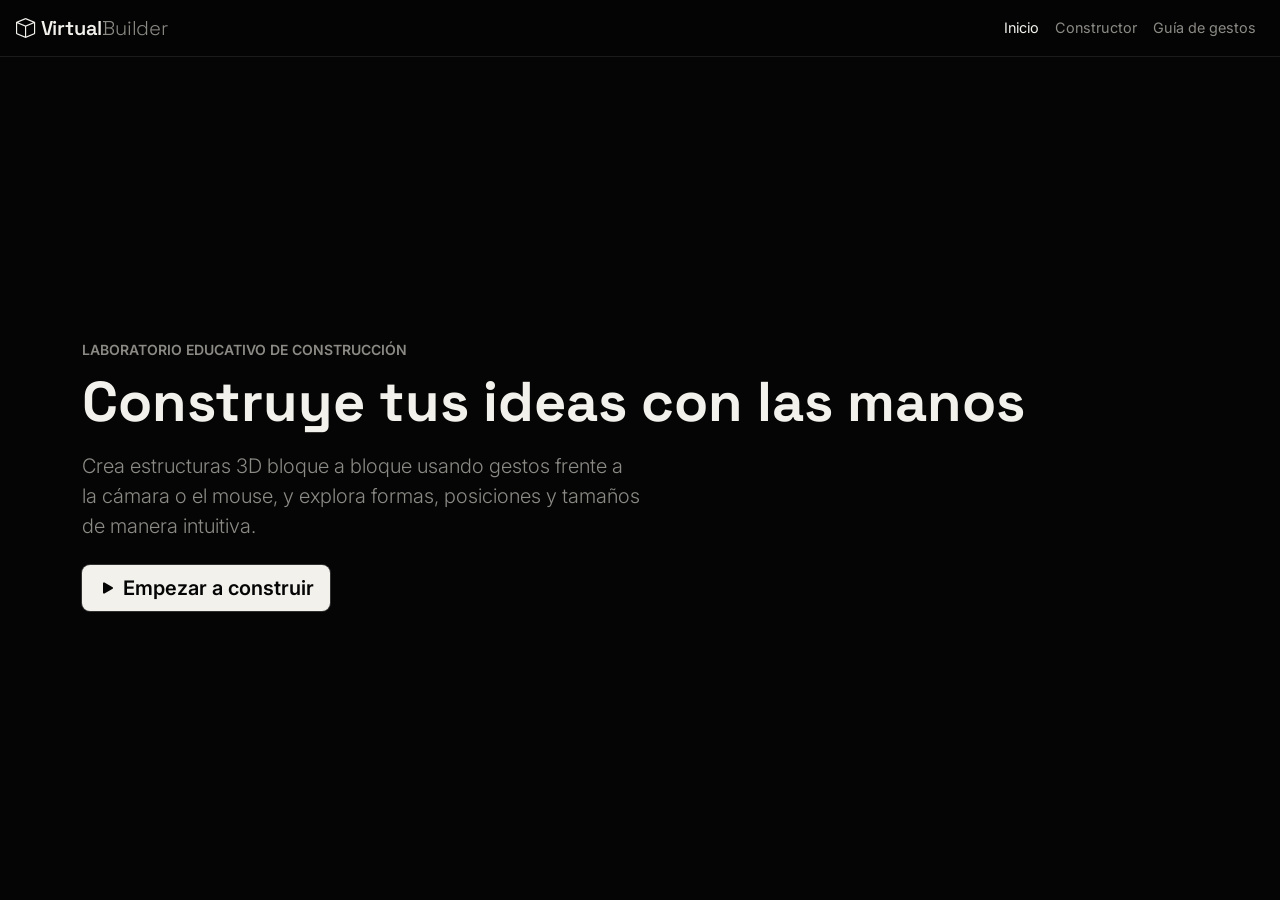
<file: index.html>
<!doctype html>
<html lang="es" data-bs-theme="dark">
<head>
  <meta charset="utf-8">
  <meta name="viewport" content="width=device-width, initial-scale=1">
  <title>VirtualBuilder · Construye tus ideas con las manos</title>
  <meta name="description" content="Laboratorio educativo de construcción con bloques 3D controlado con gestos de las manos.">
  <link rel="stylesheet" href="https://cdn.jsdelivr.net/npm/bootstrap@5.3.3/dist/css/bootstrap.min.css">
  <link rel="stylesheet" href="https://cdn.jsdelivr.net/npm/bootstrap-icons@1.11.3/font/bootstrap-icons.min.css">
  <link rel="preconnect" href="https://fonts.googleapis.com">
  <link rel="preconnect" href="https://fonts.gstatic.com" crossorigin>
  <link rel="stylesheet" href="https://fonts.googleapis.com/css2?family=Inter:wght@400;500;600;700&family=Orbitron:wght@600;800&display=swap">
  <link rel="stylesheet" href="css/theme.css">
  <style>
    /* Página de inicio provisional: el Integrante 1 la convertirá en la portada completa. */
    .vb-hero { min-height: calc(100vh - 64px); display: flex; align-items: center; }
    .vb-hero h1 { font-family: var(--vb-font-display); font-weight: 800; }
    .vb-hero h1 span { color: var(--vb-accent); text-shadow: var(--vb-glow); }
    .vb-cta { background: var(--vb-accent); color: var(--vb-bg); border: 0; box-shadow: var(--vb-glow); font-weight: 600; }
    .vb-cta:hover { background: #63f0de; color: var(--vb-bg); }
  </style>
</head>
<body>
  <nav class="navbar navbar-expand-md vb-navbar px-3" aria-label="Navegación principal">
    <a class="navbar-brand vb-brand" href="index.html"><i class="bi bi-box"></i> Virtual<span>Builder</span></a>
    <button class="navbar-toggler" type="button" data-bs-toggle="collapse" data-bs-target="#main-nav"
            aria-controls="main-nav" aria-expanded="false" aria-label="Mostrar menú">
      <span class="navbar-toggler-icon"></span>
    </button>
    <div class="collapse navbar-collapse" id="main-nav">
      <ul class="navbar-nav ms-auto">
        <li class="nav-item"><a class="nav-link active" aria-current="page" href="index.html">Inicio</a></li>
        <li class="nav-item"><a class="nav-link" href="constructor.html">Constructor</a></li>
        <li class="nav-item"><a class="nav-link" href="gestos.html">Guía de gestos</a></li>
      </ul>
    </div>
  </nav>

  <main class="container vb-hero">
    <div class="py-5">
      <p class="vb-muted text-uppercase small fw-semibold mb-2">Laboratorio educativo de construcción</p>
      <h1 class="display-4 mb-3">Construye tus ideas <span>con las manos</span></h1>
      <p class="lead vb-muted mb-4" style="max-width: 560px">
        Crea estructuras 3D bloque a bloque usando gestos frente a la cámara o el mouse,
        y explora formas, posiciones y tamaños de manera intuitiva.
      </p>
      <a href="constructor.html" class="btn btn-lg vb-cta"><i class="bi bi-play-fill"></i> Empezar a construir</a>
    </div>
  </main>

  <script src="https://cdn.jsdelivr.net/npm/bootstrap@5.3.3/dist/js/bootstrap.bundle.min.js"></script>
</body>
</html>
</file>
<file: css/theme.css>
/* Identidad visual de VirtualBuilder — estilo cinematográfico minimalista.
   Negro profundo, tipografía blanca protagonista, líneas finas y un solo acento (blanco).
   Todos los colores y fuentes se definen aquí como variables para usarlos en cualquier página. */

@import url('https://fonts.googleapis.com/css2?family=Inter:wght@300;400;500;600&family=JetBrains+Mono:wght@400;500&family=Space+Grotesk:wght@300;400;500;600;700&display=swap');

:root {
  --vb-bg: #050505;
  --vb-bg-2: #0b0b0c;
  --vb-panel: rgba(14, 14, 15, 0.82);
  --vb-panel-solid: #0e0e0f;
  --vb-border: rgba(255, 255, 255, 0.09);
  --vb-border-strong: rgba(255, 255, 255, 0.22);
  --vb-text: #f2f1ec;
  --vb-muted: #8b8a85;
  --vb-accent: #f2f1ec;           /* el acento es el blanco: la luz sobre el negro */
  --vb-accent-rgb: 242, 241, 236;
  --vb-coral: #ff5a52;            /* solo para acciones peligrosas (borrar) */
  --vb-violet: #8b8a85;
  --vb-radius: 10px;
  --vb-glow: 0 0 0 1px rgba(255, 255, 255, 0.18);
  --vb-font: 'Inter', system-ui, -apple-system, 'Segoe UI', sans-serif;
  --vb-font-display: 'Space Grotesk', 'Inter', sans-serif;
  --vb-font-mono: 'JetBrains Mono', ui-monospace, Consolas, monospace;
}

/* Bootstrap 5.3 lee estas variables: así sus componentes usan nuestros colores y fuentes */
[data-bs-theme="dark"] {
  --bs-body-bg: var(--vb-bg);
  --bs-body-color: var(--vb-text);
  --bs-body-font-family: var(--vb-font);
  --bs-border-color: var(--vb-border);
  --bs-secondary-color: var(--vb-muted);
  --bs-link-color-rgb: var(--vb-accent-rgb);
  --bs-link-hover-color-rgb: 255, 255, 255;
}

body {
  background: var(--vb-bg);
  color: var(--vb-text);
  font-family: var(--vb-font);
  -webkit-font-smoothing: antialiased;
}

::selection {
  background: var(--vb-text);
  color: var(--vb-bg);
}

.vb-muted { color: var(--vb-muted) !important; }
.vb-accent { color: var(--vb-accent); }

/* Etiqueta pequeña en mayúsculas espaciadas (estilo créditos de película) */
.vb-label {
  font-family: var(--vb-font-mono);
  font-size: 0.72rem;
  letter-spacing: 0.28em;
  text-transform: uppercase;
  color: var(--vb-muted);
}

/* ---------- Barra de navegación ---------- */
.vb-navbar {
  background: rgba(5, 5, 5, 0.85);
  border-bottom: 1px solid var(--vb-border);
  backdrop-filter: blur(10px);
}

.vb-brand {
  font-family: var(--vb-font-display);
  font-weight: 600;
  letter-spacing: -0.01em;
  color: var(--vb-text);
}
.vb-brand span {
  font-weight: 300;
  color: var(--vb-muted);
}
.vb-brand i { color: var(--vb-text); }

.vb-navbar .nav-link {
  color: var(--vb-muted);
  font-size: 0.9rem;
  transition: color 0.2s;
}
.vb-navbar .nav-link:hover,
.vb-navbar .nav-link.active {
  color: var(--vb-text);
}

/* ---------- Botones ---------- */
.vb-btn {
  display: inline-flex;
  align-items: center;
  gap: 0.5rem;
  padding: 0.8rem 1.7rem;
  border: 1px solid var(--vb-text);
  border-radius: 999px;
  background: var(--vb-text);
  color: var(--vb-bg);
  font-weight: 500;
  text-decoration: none;
  transition: background 0.25s, color 0.25s, transform 0.25s;
}
.vb-btn:hover {
  background: transparent;
  color: var(--vb-text);
}
.vb-btn-ghost {
  background: transparent;
  color: var(--vb-text);
  border-color: var(--vb-border-strong);
}
.vb-btn-ghost:hover {
  border-color: var(--vb-text);
}

kbd {
  background: rgba(255, 255, 255, 0.06);
  border: 1px solid var(--vb-border);
  color: var(--vb-text);
  font-family: var(--vb-font-mono);
  font-size: 0.72em;
  padding: 0.1em 0.4em;
}

:focus-visible {
  outline: 2px solid var(--vb-text);
  outline-offset: 2px;
}
</file>
